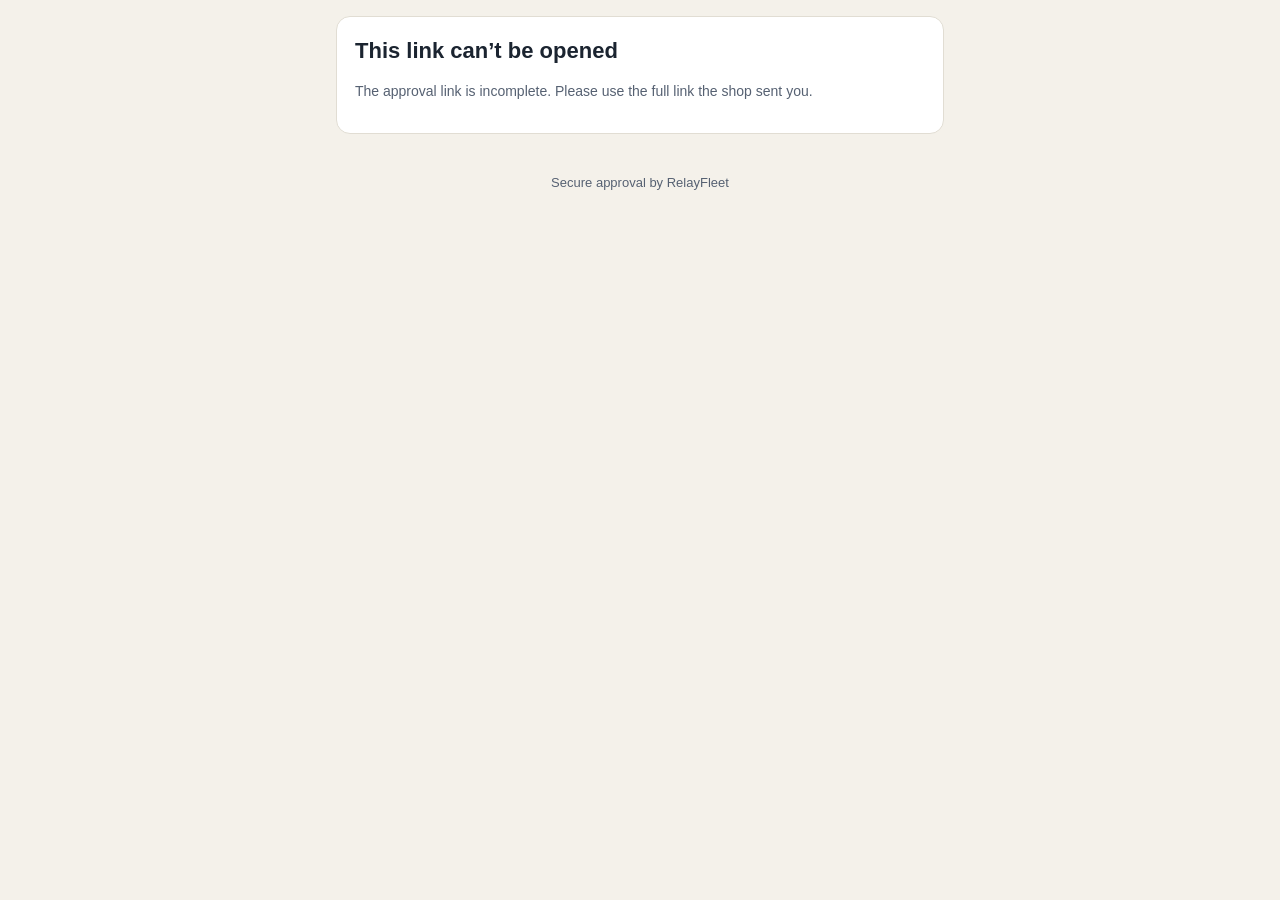
<file: approve.html>
<!DOCTYPE html>
<html lang="en">
<head>
<meta charset="utf-8">
<meta name="viewport" content="width=device-width, initial-scale=1, viewport-fit=cover">
<meta name="robots" content="noindex, nofollow">
<meta name="referrer" content="no-referrer">
<title>Estimate approval · RelayFleet</title>
<style>
  :root{ --ink:#1B2430; --soft:#566172; --line:#E1DDD3; --bg:#F4F1EA; --card:#FFFFFF; --accent:#0E6273; --ok:#177A50; --bad:#B42318; --warn:#8A5A00; }
  *{ box-sizing:border-box; }
  body{ margin:0; background:var(--bg); color:var(--ink); font:16px/1.45 -apple-system, "Segoe UI", Roboto, Inter, Arial, sans-serif;
        padding:env(safe-area-inset-top,0) 0 env(safe-area-inset-bottom,0); }
  main{ max-width:640px; margin:0 auto; padding:16px; }
  .card{ background:var(--card); border:1px solid var(--line); border-radius:14px; padding:18px; margin-bottom:14px; }
  .shop{ display:flex; gap:14px; align-items:center; }
  .shop img{ width:52px; height:52px; object-fit:contain; border-radius:10px; background:#fff; }
  .shop h1{ font-size:19px; margin:0; }
  .meta{ color:var(--soft); font-size:14px; }
  h2{ font-size:22px; margin:0 0 4px; }
  .line{ display:flex; gap:12px; align-items:flex-start; padding:12px 0; border-top:1px solid var(--line); }
  .line:first-child{ border-top:0; }
  .line input{ width:24px; height:24px; margin-top:2px; accent-color:var(--accent); flex:none; }
  .line .desc{ flex:1; min-width:0; overflow-wrap:anywhere; }
  .line .amt{ font-weight:700; white-space:nowrap; }
  .line.off .desc, .line.off .amt{ color:#9AA1AC; text-decoration:line-through; }
  .tag{ display:inline-block; font-size:12px; font-weight:700; color:var(--soft); background:#EFEDE7; border-radius:999px; padding:1px 8px; margin-right:6px; }
  .totals div{ display:flex; justify-content:space-between; padding:4px 0; }
  .totals .grand{ font-size:20px; font-weight:800; border-top:2px solid var(--ink); margin-top:6px; padding-top:10px; }
  label.f{ display:block; font-weight:600; font-size:14px; margin:12px 0 6px; }
  input.t, textarea{ width:100%; font:inherit; padding:12px; border:1px solid var(--line); border-radius:10px; background:#FBFAF7; color:var(--ink); }
  canvas{ width:100%; height:150px; border:1px dashed #B9B3A6; border-radius:10px; background:#FBFAF7; touch-action:none; display:block; }
  .row{ display:flex; gap:10px; flex-wrap:wrap; margin-top:14px; }
  button{ font:inherit; font-weight:700; border-radius:12px; min-height:52px; padding:12px 16px; cursor:pointer; border:1px solid var(--line); background:#fff; color:var(--ink); }
  button.primary{ background:var(--ok); border-color:var(--ok); color:#fff; flex:1 1 100%; font-size:17px; }
  button.danger{ color:var(--bad); flex:1; }
  button.plain{ flex:1; }
  button.link{ min-height:0; padding:4px 0; border:0; background:none; color:var(--accent); font-weight:600; }
  button:disabled{ opacity:.55; cursor:default; }
  .err{ color:var(--bad); font-weight:600; min-height:1.2em; }
  .banner{ border-radius:12px; padding:14px 16px; font-weight:600; }
  .banner.ok{ background:#E7F5EF; color:var(--ok); } .banner.bad{ background:#FDE2DE; color:var(--bad); } .banner.warn{ background:#FFF4D6; color:var(--warn); }
  .contact a{ color:var(--accent); font-weight:600; text-decoration:none; margin-right:16px; display:inline-block; padding:6px 0; }
  .hidden{ display:none !important; }
  footer{ text-align:center; color:var(--soft); font-size:13px; padding:10px 0 30px; }
</style>
</head>
<body>
<main id="app"><div class="card">Loading your estimate…</div></main>
<footer>Secure approval by RelayFleet</footer>
<script src="vendor-supabase-2.119.0.js"></script>
<script>
(function(){
  const SUPABASE_URL = 'https://okcogufppsubntrchfuf.supabase.co';
  const SUPABASE_KEY = 'sb_publishable_Z8qgdFjVetqSOfmZKhxkpQ_XX2tYHDp';
  const TYPES = { labor:'Labor', part:'Part', fee:'Fee', mileage:'Mileage', other:'' };
  const TERMS = { due_on_receipt:'Due on receipt', net_15:'Net 15', net_30:'Net 30', net_45:'Net 45', net_60:'Net 60' };
  const app = document.getElementById('app');
  const token = new URLSearchParams(location.search).get('t') || '';
  let sb = null, data = null, sigDirty = false;

  // Build elements with textContent only, so nothing from the database can run as code.
  function el(tag, attrs, ...kids){
    const n = document.createElement(tag);
    Object.entries(attrs || {}).forEach(([k, v]) => { if(k === 'class') n.className = v; else if(k === 'text') n.textContent = v; else n.setAttribute(k, v); });
    kids.flat().forEach(k => { if(k != null) n.append(k.nodeType ? k : document.createTextNode(String(k))); });
    return n;
  }
  const money = n => '$' + (Math.round(Number(n || 0) * 100) / 100).toFixed(2);
  const fmt = d => d ? new Date(d).toLocaleString(undefined, { month:'short', day:'numeric', year:'numeric', hour:'numeric', minute:'2-digit' }) : '';
  function totals(lines, rate, discount, declined){
    const live = lines.filter(l => !declined.has(l.id));
    const sub = live.reduce((s, l) => s + Number(l.quantity) * Number(l.unit_price), 0);
    const txb = live.filter(l => l.taxable).reduce((s, l) => s + Number(l.quantity) * Number(l.unit_price), 0);
    const disc = Math.min(Number(discount) || 0, sub);
    const tax = Math.round(Math.max(txb - (sub > 0 ? disc * txb / sub : 0), 0) * Number(rate || 0)) / 100;
    return { sub, disc, tax: Math.round(tax * 100) / 100, total: Math.round((sub - disc) * 100) / 100 + Math.round(tax * 100) / 100 };
  }
  function fail(msg){ app.replaceChildren(el('div', { class:'card' }, el('h2', { text:'This link can’t be opened' }), el('p', { class:'meta', text: msg }))); }

  async function load(){
    if(!/^[0-9a-f-]{36}$/i.test(token)) return fail('The approval link is incomplete. Please use the full link the shop sent you.');
    try{ sb = window.supabase.createClient(SUPABASE_URL, SUPABASE_KEY, { auth:{ persistSession:false } }); }
    catch(e){ return fail('Please check your internet connection and try again.'); }
    const { data: d, error } = await sb.rpc('get_estimate_for_approval', { p_token: token });
    if(error) return fail('Please check your internet connection and try again.');
    if(!d) return fail('This estimate is no longer available. It may have been revised — please ask the shop for the latest link.');
    data = d; render();
  }

  function shopCard(){
    const s = data.shop || {};
    const logo = s.logo_path ? el('img', { src: SUPABASE_URL + '/storage/v1/object/public/shop-logos/' + encodeURI(s.logo_path), alt:'' }) : null;
    const contact = el('div', { class:'contact' },
      s.phone ? el('a', { href:'tel:' + String(s.phone).replace(/[^\d+]/g, ''), text:'Call ' + s.phone }) : null,
      s.email ? el('a', { href:'mailto:' + s.email, text:'Email the shop' }) : null);
    return el('div', { class:'card' }, el('div', { class:'shop' }, logo, el('div', {}, el('h1', { text: s.name || 'Your service shop' }), s.address ? el('div', { class:'meta', text: s.address }) : null)), contact);
  }

  function render(){
    const e = data.estimate, lines = data.lines || [], job = data.job || {};
    const head = el('div', { class:'card' },
      el('div', { class:'meta', text: 'Estimate ' + (e.doc_number || '#' + e.id) + (job.ro_number ? ' · ' + job.ro_number : '') + ' · ' + new Date(e.created_at).toLocaleDateString() }),
      el('h2', { text: e.customer_name + (e.unit_number ? ' — Unit ' + e.unit_number : '') }),
      job.complaint ? el('div', { class:'meta', text: 'Reported problem: ' + job.complaint }) : null,
      e.po_number ? el('div', { class:'meta', text: 'PO ' + e.po_number }) : null,
      e.payment_terms ? el('div', { class:'meta', text: 'Terms: ' + (TERMS[e.payment_terms] || e.payment_terms) }) : null);
    const answered = e.status !== 'sent';
    const declined = new Set(lines.filter(l => l.customer_decision === 'declined').map(l => l.id));
    const list = el('div', { class:'card' });
    const totalsBox = el('div', { class:'card totals' });
    function drawTotals(){
      const t = totals(lines, e.tax_rate, e.discount_amount, declined);
      // replaceChildren would print an empty entry as the word "null", so drop empties first.
      totalsBox.replaceChildren(...[
        el('div', {}, el('span', { text:'Subtotal' }), el('b', { text: money(t.sub) })),
        t.disc ? el('div', {}, el('span', { text:'Discount' }), el('b', { text: '−' + money(t.disc) })) : null,
        el('div', {}, el('span', { text: 'Tax (' + Number(e.tax_rate) + '%)' }), el('b', { text: money(t.tax) })),
        el('div', { class:'grand' }, el('span', { text: answered ? 'Total' : 'Total you approve' }), el('b', { text: money(t.total) }))].filter(Boolean));
      const btn = document.getElementById('approveBtn');
      if(btn){ const n = lines.length - declined.size; btn.textContent = 'Approve ' + n + ' item' + (n === 1 ? '' : 's') + ' · ' + money(t.total); btn.disabled = n === 0; }
    }
    lines.forEach(l => {
      const row = el('div', { class:'line' + (declined.has(l.id) ? ' off' : '') });
      if(!answered){
        const cb = el('input', { type:'checkbox', 'aria-label':'Approve ' + l.description });
        cb.checked = true;
        cb.onchange = () => { if(cb.checked) declined.delete(l.id); else declined.add(l.id); row.classList.toggle('off', !cb.checked); drawTotals(); };
        row.append(cb);
      }
      row.append(el('div', { class:'desc' }, TYPES[l.item_type] ? el('span', { class:'tag', text: TYPES[l.item_type] }) : null, l.description,
                    el('div', { class:'meta', text: Number(l.quantity) + ' × ' + money(l.unit_price) + (l.taxable ? ' · taxable' : '') })),
                 el('div', { class:'amt', text: money(Number(l.quantity) * Number(l.unit_price)) }));
      list.append(row);
    });
    if(!answered) list.prepend(el('p', { class:'meta', text:'Untick anything you don’t want done. The total updates.' }));
    const parts = [shopCard(), head, list, totalsBox];
    if(e.notes) parts.push(el('div', { class:'card' }, el('b', { text:'Note from the shop' }), el('p', { text: e.notes })));
    if(answered) parts.push(statusCard(e)); else parts.push(decisionCard());
    app.replaceChildren(...parts.filter(Boolean));
    drawTotals();
    if(!answered) wireDecision(declined);
  }

  function statusCard(e){
    if(e.status === 'approved') return el('div', { class:'banner ok', text: 'Approved by ' + e.approved_by_name + ' on ' + fmt(e.responded_at) + ' · ' + money(e.approved_amount) + '. Thank you — the shop has been notified.' });
    if(e.status === 'declined') return el('div', { class:'banner bad', text: 'Declined by ' + e.approved_by_name + ' on ' + fmt(e.responded_at) + '. Contact the shop if you change your mind.' });
    return el('div', { class:'banner warn', text: 'Changes requested by ' + e.approved_by_name + ' on ' + fmt(e.responded_at) + '. The shop will send an updated estimate.' });
  }

  function decisionCard(){
    return el('div', { class:'card' },
      el('label', { class:'f', for:'nm', text:'Your full name' }), el('input', { class:'t', id:'nm', autocomplete:'name', maxlength:'120', placeholder:'First and last name' }),
      el('label', { class:'f', text:'Sign here (optional)' }), el('canvas', { id:'sig', 'aria-label':'Signature pad' }),
      el('button', { type:'button', class:'link', id:'sigClear', text:'Clear signature' }),
      el('div', { id:'changesBox', class:'hidden' }, el('label', { class:'f', for:'note', text:'What should the shop change?' }), el('textarea', { id:'note', rows:'3', maxlength:'2000' })),
      el('p', { class:'err', id:'err' }),
      el('div', { class:'row' },
        el('button', { type:'button', class:'primary', id:'approveBtn', text:'Approve' }),
        el('button', { type:'button', class:'plain', id:'changesBtn', text:'Request changes' }),
        el('button', { type:'button', class:'danger', id:'declineBtn', text:'Decline' })),
      el('p', { class:'meta', text:'By approving, you authorize the shop to do the checked work at the prices shown. Your name, the time, and your device are recorded.' }));
  }

  function setupSignature(){
    const c = document.getElementById('sig'), ctx = c.getContext && c.getContext('2d');
    if(!ctx){   // browsers that can't draw: skip the signature, the typed name is enough
      c.previousElementSibling.classList.add('hidden'); c.classList.add('hidden'); document.getElementById('sigClear').classList.add('hidden'); return;
    }
    function size(){ const r = c.getBoundingClientRect(), dpr = Math.min(window.devicePixelRatio || 1, 2); c.width = r.width * dpr; c.height = r.height * dpr; ctx.scale(dpr, dpr); ctx.lineWidth = 2.2; ctx.lineCap = 'round'; ctx.strokeStyle = '#1B2430'; sigDirty = false; }
    size();
    let drawing = false;
    const pos = ev => { const r = c.getBoundingClientRect(); return [ev.clientX - r.left, ev.clientY - r.top]; };
    c.addEventListener('pointerdown', ev => { drawing = true; c.setPointerCapture(ev.pointerId); ctx.beginPath(); ctx.moveTo(...pos(ev)); });
    c.addEventListener('pointermove', ev => { if(!drawing) return; ctx.lineTo(...pos(ev)); ctx.stroke(); sigDirty = true; });
    ['pointerup','pointercancel'].forEach(t => c.addEventListener(t, () => { drawing = false; }));
    document.getElementById('sigClear').onclick = () => { ctx.clearRect(0, 0, c.width, c.height); sigDirty = false; };
  }
  function signatureData(){
    if(!sigDirty) return null;
    const src = document.getElementById('sig'), w = 600, h = Math.round(src.height * 600 / src.width);
    const c = document.createElement('canvas'); c.width = w; c.height = h;
    c.getContext('2d').drawImage(src, 0, 0, w, h);
    return c.toDataURL('image/png');
  }

  function wireDecision(declined){
    setupSignature();
    const err = document.getElementById('err');
    const busy = on => ['approveBtn','changesBtn','declineBtn'].forEach(id => document.getElementById(id).disabled = on);
    async function send(action){
      err.textContent = '';
      const name = document.getElementById('nm').value.trim();
      const note = document.getElementById('note').value.trim();
      if(name.length < 2){ err.textContent = 'Please type your full name.'; document.getElementById('nm').focus(); return; }
      if(action === 'changes' && note.length < 3){ err.textContent = 'Please describe the changes you need.'; document.getElementById('note').focus(); return; }
      if(action === 'decline' && !confirm('Decline the whole estimate?')) return;
      busy(true);
      const { error } = await sb.rpc('respond_to_estimate', { p_token: token, p_action: action, p_name: name, p_note: note || null,
        p_signature: action === 'approve' ? signatureData() : null, p_declined_items: [...declined] });
      if(error){ busy(false); err.textContent = error.message || 'Something went wrong. Please try again.'; return; }
      await load();
      window.scrollTo(0, document.body.scrollHeight);
    }
    document.getElementById('approveBtn').onclick = () => send('approve');
    document.getElementById('declineBtn').onclick = () => send('decline');
    document.getElementById('changesBtn').onclick = () => {
      const box = document.getElementById('changesBox');
      if(box.classList.contains('hidden')){ box.classList.remove('hidden'); document.getElementById('note').focus(); document.getElementById('changesBtn').textContent = 'Send change request'; }
      else send('changes');
    };
  }

  load();
})();
</script>
</body>
</html>
</file>
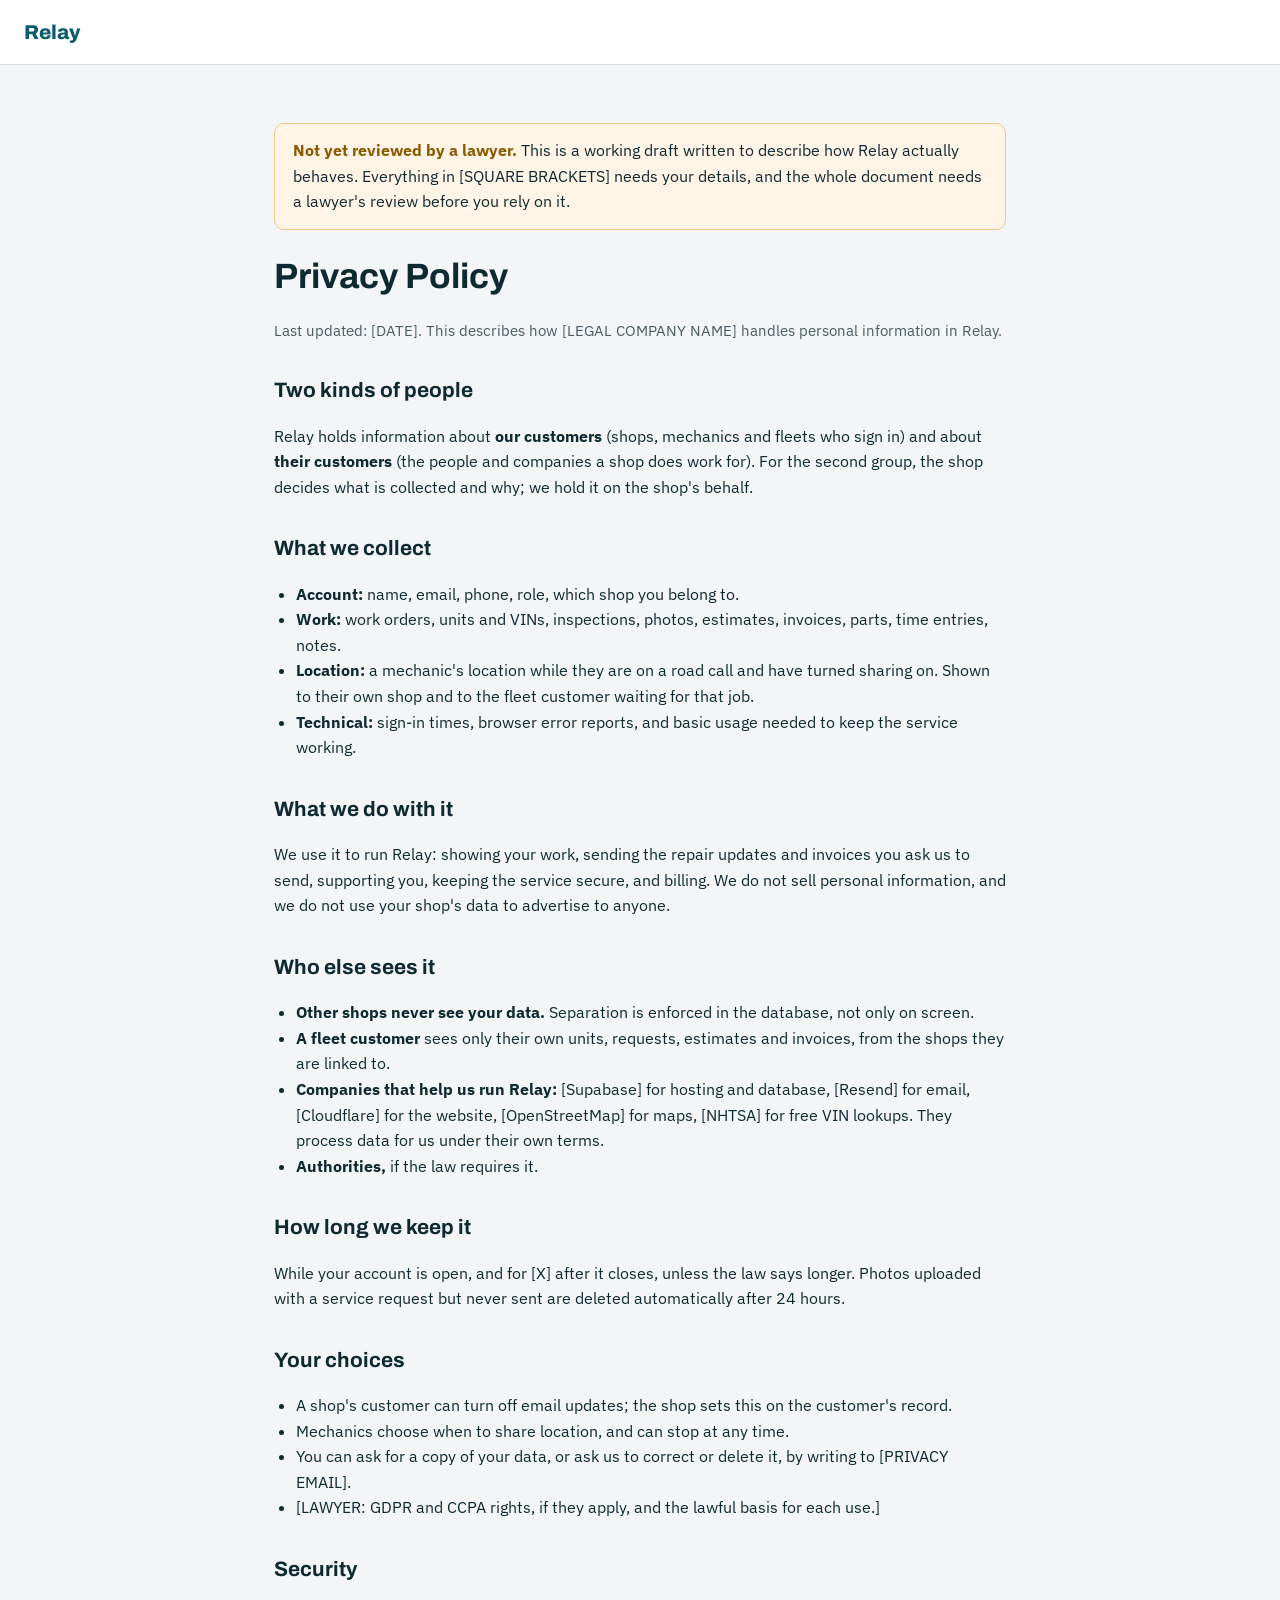
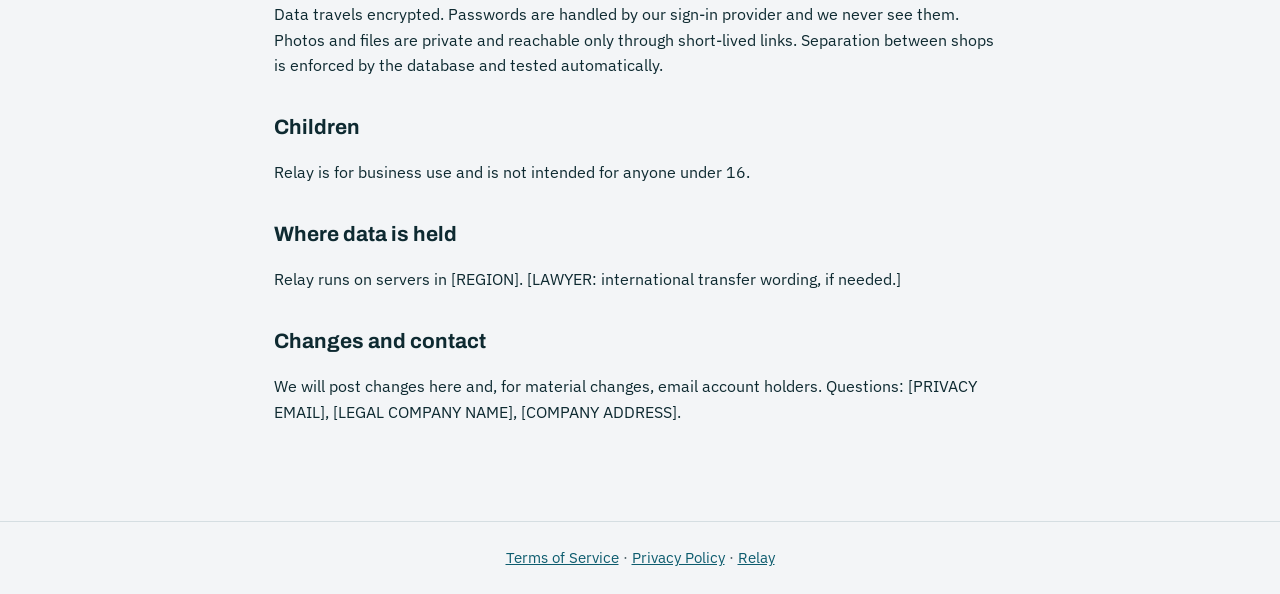
<file: privacy.html>
<!doctype html>
<html lang="en">
<head>
<meta charset="utf-8">
<meta name="viewport" content="width=device-width, initial-scale=1">
<title>Privacy Policy · Relay</title>
<link rel="icon" href="/icon-192.png">
<link rel="stylesheet" href="https://fonts.googleapis.com/css2?family=Archivo:wght@600;800&family=IBM+Plex+Sans:wght@400;600;700&display=swap">
<style>
  :root{ --ink:#0E2A31; --soft:#4A5B62; --line:#D5DEE2; --bg:#F3F5F7; --teal:#0D5C6E; }
  *{ box-sizing:border-box; }
  body{ margin:0; background:var(--bg); color:var(--ink); font-family:'IBM Plex Sans',Arial,sans-serif; line-height:1.6; }
  header{ background:#fff; border-bottom:1px solid var(--line); padding:16px 24px; }
  header a{ color:var(--teal); font-weight:800; text-decoration:none; font-family:'Archivo',sans-serif; font-size:1.25rem; }
  main{ max-width:780px; margin:0 auto; padding:40px 24px 80px; }
  h1{ font-family:'Archivo',sans-serif; font-size:2.2rem; margin:0 0 8px; }
  h2{ font-family:'Archivo',sans-serif; font-size:1.3rem; margin:32px 0 8px; }
  .meta{ color:var(--soft); font-size:.92rem; }
  .todo{ background:#FFF4E5; border:1px solid #F0C68A; border-radius:10px; padding:14px 18px; margin:18px 0; }
  .todo b{ color:#8A5A00; }
  footer{ border-top:1px solid var(--line); padding:24px; text-align:center; }
  footer a{ color:var(--teal); }
  ul{ padding-left:22px; }
</style>
</head>
<body>
<header><a href="/">Relay</a></header>
<main>
<div class="todo"><b>Not yet reviewed by a lawyer.</b> This is a working draft written to describe how Relay actually behaves. Everything in [SQUARE BRACKETS] needs your details, and the whole document needs a lawyer's review before you rely on it.</div><h1>Privacy Policy</h1>
<p class="meta">Last updated: [DATE]. This describes how [LEGAL COMPANY NAME] handles personal information in Relay.</p>

<h2>Two kinds of people</h2>
<p>Relay holds information about <b>our customers</b> (shops, mechanics and fleets who sign in) and about <b>their customers</b> (the people and companies a shop does work for). For the second group, the shop decides what is collected and why; we hold it on the shop's behalf.</p>

<h2>What we collect</h2>
<ul>
<li><b>Account:</b> name, email, phone, role, which shop you belong to.</li>
<li><b>Work:</b> work orders, units and VINs, inspections, photos, estimates, invoices, parts, time entries, notes.</li>
<li><b>Location:</b> a mechanic's location while they are on a road call and have turned sharing on. Shown to their own shop and to the fleet customer waiting for that job.</li>
<li><b>Technical:</b> sign-in times, browser error reports, and basic usage needed to keep the service working.</li>
</ul>

<h2>What we do with it</h2>
<p>We use it to run Relay: showing your work, sending the repair updates and invoices you ask us to send, supporting you, keeping the service secure, and billing. We do not sell personal information, and we do not use your shop's data to advertise to anyone.</p>

<h2>Who else sees it</h2>
<ul>
<li><b>Other shops never see your data.</b> Separation is enforced in the database, not only on screen.</li>
<li><b>A fleet customer</b> sees only their own units, requests, estimates and invoices, from the shops they are linked to.</li>
<li><b>Companies that help us run Relay:</b> [Supabase] for hosting and database, [Resend] for email, [Cloudflare] for the website, [OpenStreetMap] for maps, [NHTSA] for free VIN lookups. They process data for us under their own terms.</li>
<li><b>Authorities,</b> if the law requires it.</li>
</ul>

<h2>How long we keep it</h2>
<p>While your account is open, and for [X] after it closes, unless the law says longer. Photos uploaded with a service request but never sent are deleted automatically after 24 hours.</p>

<h2>Your choices</h2>
<ul>
<li>A shop's customer can turn off email updates; the shop sets this on the customer's record.</li>
<li>Mechanics choose when to share location, and can stop at any time.</li>
<li>You can ask for a copy of your data, or ask us to correct or delete it, by writing to [PRIVACY EMAIL].</li>
<li>[LAWYER: GDPR and CCPA rights, if they apply, and the lawful basis for each use.]</li>
</ul>

<h2>Security</h2>
<p>Data travels encrypted. Passwords are handled by our sign-in provider and we never see them. Photos and files are private and reachable only through short-lived links. Separation between shops is enforced by the database and tested automatically.</p>

<h2>Children</h2>
<p>Relay is for business use and is not intended for anyone under 16.</p>

<h2>Where data is held</h2>
<p>Relay runs on servers in [REGION]. [LAWYER: international transfer wording, if needed.]</p>

<h2>Changes and contact</h2>
<p>We will post changes here and, for material changes, email account holders. Questions: [PRIVACY EMAIL], [LEGAL COMPANY NAME], [COMPANY ADDRESS].</p>
</main>
<footer class="meta"><a href="/terms.html">Terms of Service</a> · <a href="/privacy.html">Privacy Policy</a> · <a href="/">Relay</a></footer>
</body>
</html>
</file>
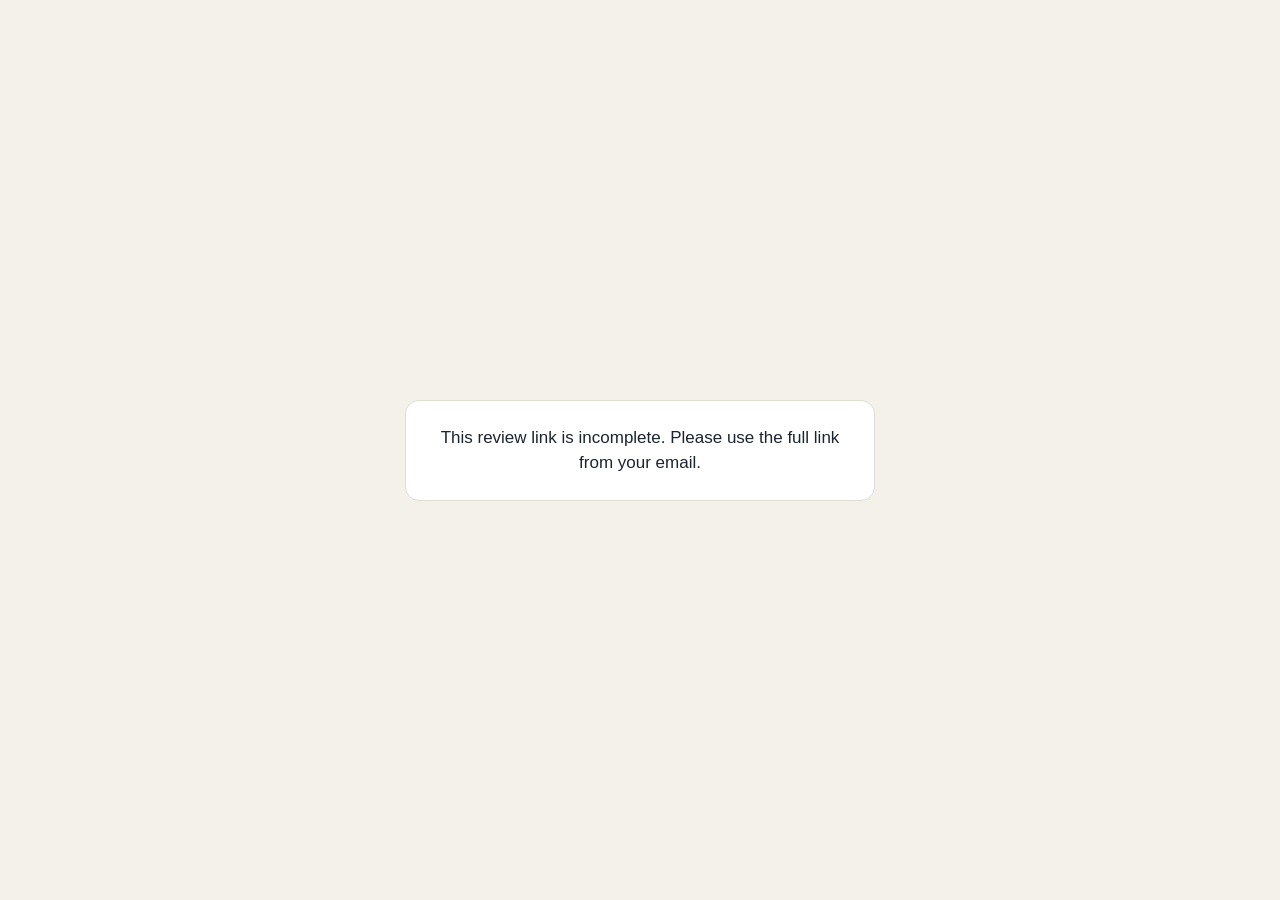
<file: review.html>
<!DOCTYPE html>
<html lang="en">
<head>
<meta charset="utf-8">
<meta name="viewport" content="width=device-width, initial-scale=1">
<meta name="robots" content="noindex, nofollow">
<meta name="referrer" content="no-referrer">
<title>Leave a review</title>
<style>
  body{ margin:0; min-height:100vh; display:flex; align-items:center; justify-content:center; background:#F4F1EA; color:#1B2430; font:17px/1.5 -apple-system, "Segoe UI", Roboto, Arial, sans-serif; padding:20px; box-sizing:border-box; }
  .card{ background:#fff; border:1px solid #E1DDD3; border-radius:14px; padding:24px; max-width:420px; text-align:center; }
  a{ color:#0E6273; font-weight:700; }
</style>
</head>
<body>
<div class="card" id="msg">Taking you to the review page…</div>
<script src="vendor-supabase-2.119.0.js"></script>
<script>
(async function(){
  const msg = document.getElementById('msg');
  const token = new URLSearchParams(location.search).get('t') || '';
  const show = (text) => { msg.textContent = text; };
  if(!/^[0-9a-f-]{36}$/i.test(token)){ show('This review link is incomplete. Please use the full link from your email.'); return; }
  try {
    const sb = window.supabase.createClient('https://okcogufppsubntrchfuf.supabase.co', 'sb_publishable_Z8qgdFjVetqSOfmZKhxkpQ_XX2tYHDp', { auth:{ persistSession:false } });
    const { data, error } = await sb.rpc('open_review', { p_token: token });
    // Only follow web links (never javascript: or other schemes).
    if(error || !data || !/^https?:\/\//i.test(data)){ show('This review link is no longer available. Thank you anyway!'); return; }
    msg.textContent = '';
    msg.append('Taking you to the review page… ', Object.assign(document.createElement('a'), { href: data, textContent: 'Continue' }));
    location.replace(data);
  } catch(e){ show('Please check your connection and try again.'); }
})();
</script>
</body>
</html>
</file>
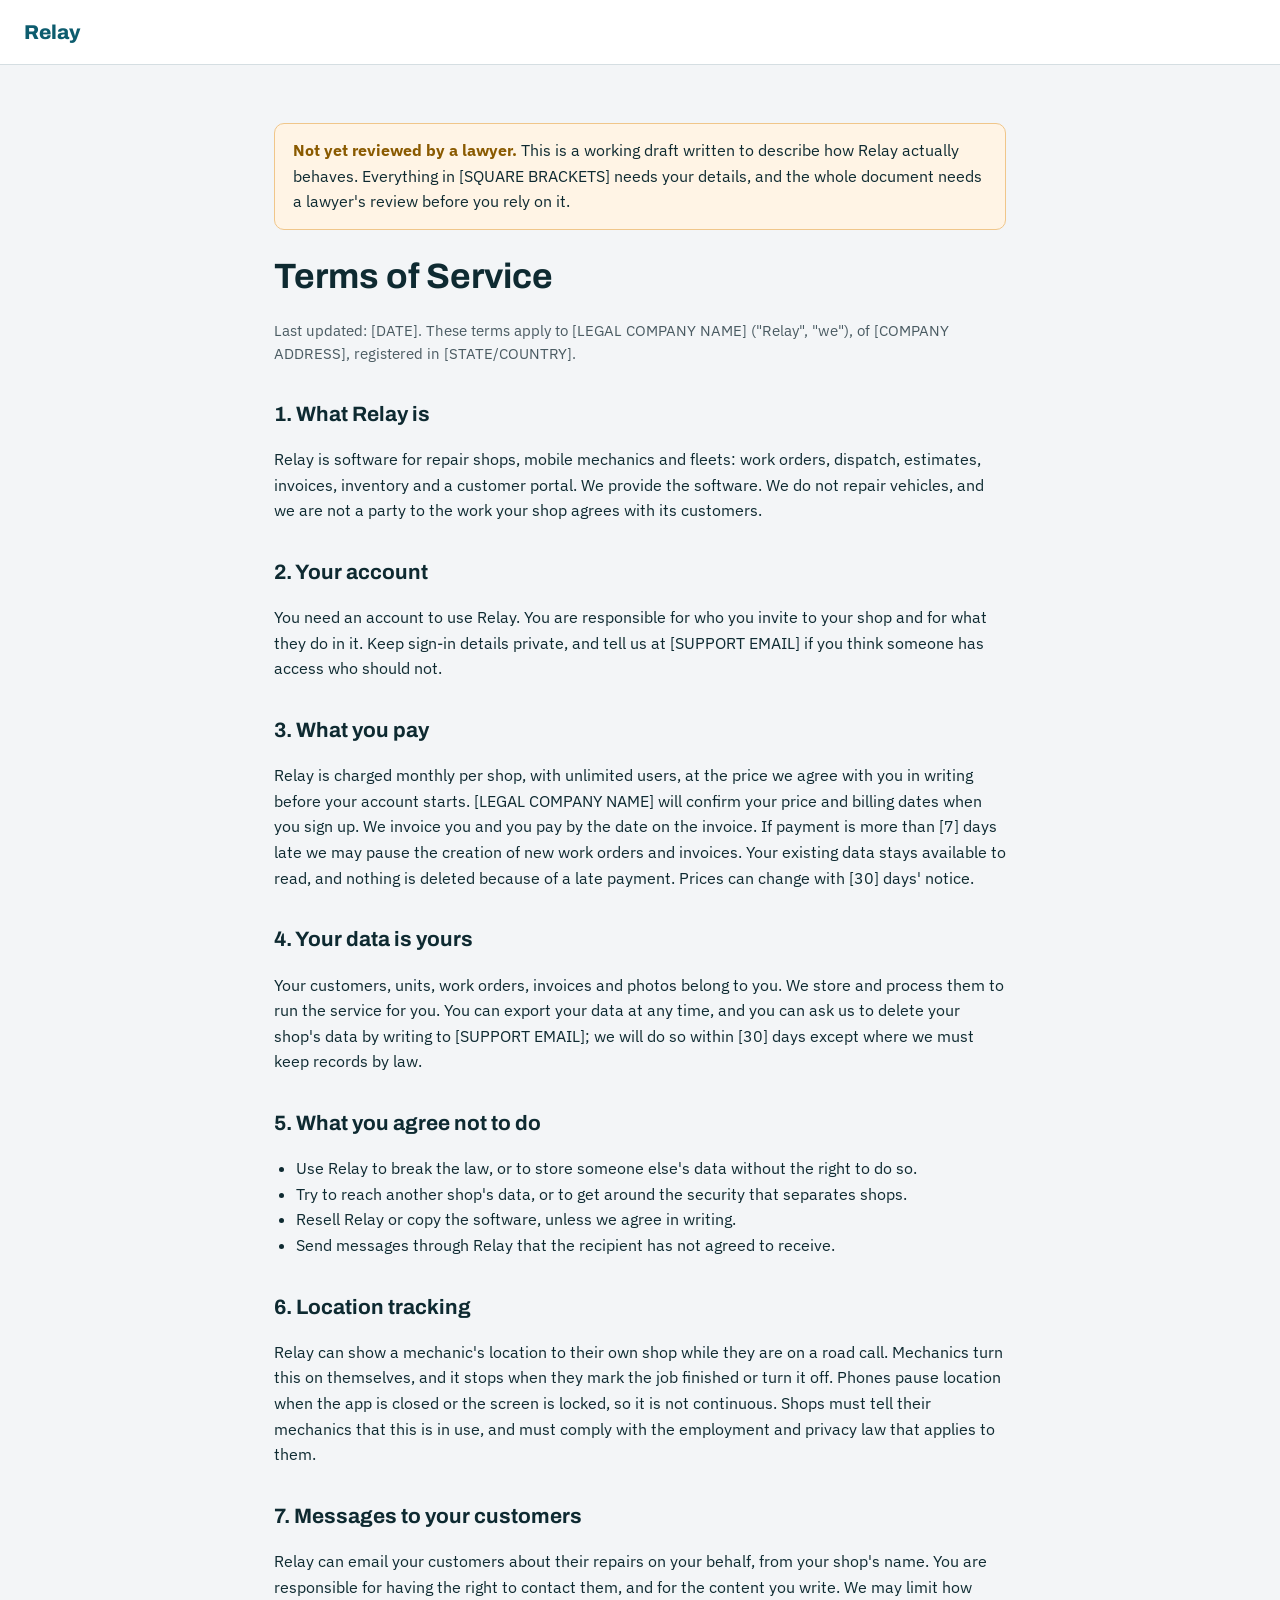
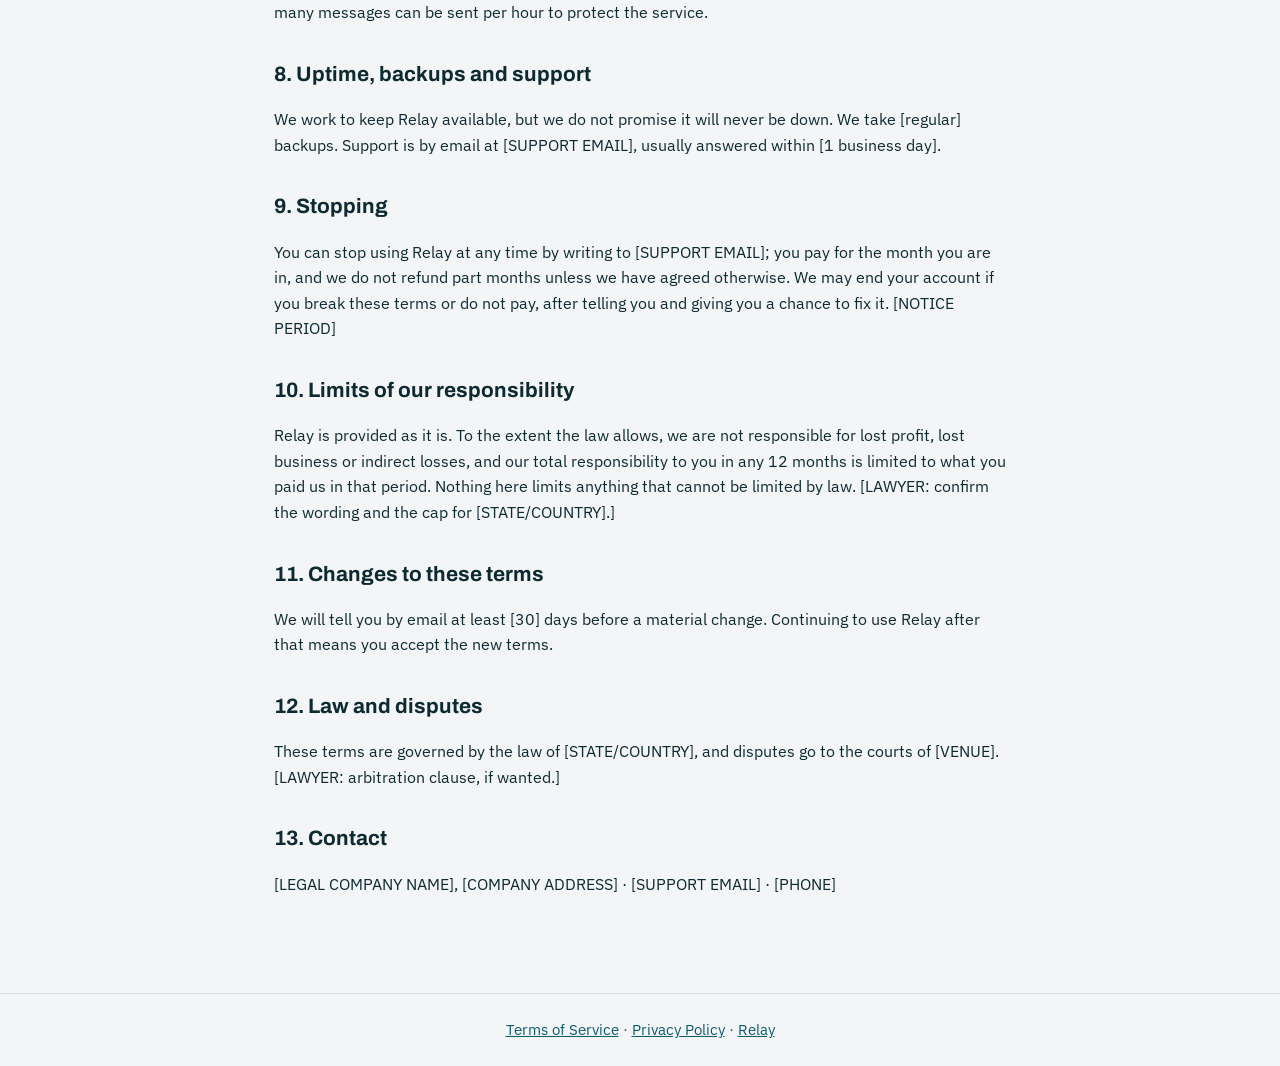
<file: terms.html>
<!doctype html>
<html lang="en">
<head>
<meta charset="utf-8">
<meta name="viewport" content="width=device-width, initial-scale=1">
<title>Terms of Service · Relay</title>
<link rel="icon" href="/icon-192.png">
<link rel="stylesheet" href="https://fonts.googleapis.com/css2?family=Archivo:wght@600;800&family=IBM+Plex+Sans:wght@400;600;700&display=swap">
<style>
  :root{ --ink:#0E2A31; --soft:#4A5B62; --line:#D5DEE2; --bg:#F3F5F7; --teal:#0D5C6E; }
  *{ box-sizing:border-box; }
  body{ margin:0; background:var(--bg); color:var(--ink); font-family:'IBM Plex Sans',Arial,sans-serif; line-height:1.6; }
  header{ background:#fff; border-bottom:1px solid var(--line); padding:16px 24px; }
  header a{ color:var(--teal); font-weight:800; text-decoration:none; font-family:'Archivo',sans-serif; font-size:1.25rem; }
  main{ max-width:780px; margin:0 auto; padding:40px 24px 80px; }
  h1{ font-family:'Archivo',sans-serif; font-size:2.2rem; margin:0 0 8px; }
  h2{ font-family:'Archivo',sans-serif; font-size:1.3rem; margin:32px 0 8px; }
  .meta{ color:var(--soft); font-size:.92rem; }
  .todo{ background:#FFF4E5; border:1px solid #F0C68A; border-radius:10px; padding:14px 18px; margin:18px 0; }
  .todo b{ color:#8A5A00; }
  footer{ border-top:1px solid var(--line); padding:24px; text-align:center; }
  footer a{ color:var(--teal); }
  ul{ padding-left:22px; }
</style>
</head>
<body>
<header><a href="/">Relay</a></header>
<main>
<div class="todo"><b>Not yet reviewed by a lawyer.</b> This is a working draft written to describe how Relay actually behaves. Everything in [SQUARE BRACKETS] needs your details, and the whole document needs a lawyer's review before you rely on it.</div><h1>Terms of Service</h1>
<p class="meta">Last updated: [DATE]. These terms apply to [LEGAL COMPANY NAME] ("Relay", "we"), of [COMPANY ADDRESS], registered in [STATE/COUNTRY].</p>

<h2>1. What Relay is</h2>
<p>Relay is software for repair shops, mobile mechanics and fleets: work orders, dispatch, estimates, invoices, inventory and a customer portal. We provide the software. We do not repair vehicles, and we are not a party to the work your shop agrees with its customers.</p>

<h2>2. Your account</h2>
<p>You need an account to use Relay. You are responsible for who you invite to your shop and for what they do in it. Keep sign-in details private, and tell us at [SUPPORT EMAIL] if you think someone has access who should not.</p>

<h2>3. What you pay</h2>
<p>Relay is charged monthly per shop, with unlimited users, at the price we agree with you in writing before your account starts. [LEGAL COMPANY NAME] will confirm your price and billing dates when you sign up. We invoice you and you pay by the date on the invoice. If payment is more than [7] days late we may pause the creation of new work orders and invoices. Your existing data stays available to read, and nothing is deleted because of a late payment. Prices can change with [30] days' notice.</p>

<h2>4. Your data is yours</h2>
<p>Your customers, units, work orders, invoices and photos belong to you. We store and process them to run the service for you. You can export your data at any time, and you can ask us to delete your shop's data by writing to [SUPPORT EMAIL]; we will do so within [30] days except where we must keep records by law.</p>

<h2>5. What you agree not to do</h2>
<ul>
<li>Use Relay to break the law, or to store someone else's data without the right to do so.</li>
<li>Try to reach another shop's data, or to get around the security that separates shops.</li>
<li>Resell Relay or copy the software, unless we agree in writing.</li>
<li>Send messages through Relay that the recipient has not agreed to receive.</li>
</ul>

<h2>6. Location tracking</h2>
<p>Relay can show a mechanic's location to their own shop while they are on a road call. Mechanics turn this on themselves, and it stops when they mark the job finished or turn it off. Phones pause location when the app is closed or the screen is locked, so it is not continuous. Shops must tell their mechanics that this is in use, and must comply with the employment and privacy law that applies to them.</p>

<h2>7. Messages to your customers</h2>
<p>Relay can email your customers about their repairs on your behalf, from your shop's name. You are responsible for having the right to contact them, and for the content you write. We may limit how many messages can be sent per hour to protect the service.</p>

<h2>8. Uptime, backups and support</h2>
<p>We work to keep Relay available, but we do not promise it will never be down. We take [regular] backups. Support is by email at [SUPPORT EMAIL], usually answered within [1 business day].</p>

<h2>9. Stopping</h2>
<p>You can stop using Relay at any time by writing to [SUPPORT EMAIL]; you pay for the month you are in, and we do not refund part months unless we have agreed otherwise. We may end your account if you break these terms or do not pay, after telling you and giving you a chance to fix it. [NOTICE PERIOD]</p>

<h2>10. Limits of our responsibility</h2>
<p>Relay is provided as it is. To the extent the law allows, we are not responsible for lost profit, lost business or indirect losses, and our total responsibility to you in any 12 months is limited to what you paid us in that period. Nothing here limits anything that cannot be limited by law. [LAWYER: confirm the wording and the cap for [STATE/COUNTRY].]</p>

<h2>11. Changes to these terms</h2>
<p>We will tell you by email at least [30] days before a material change. Continuing to use Relay after that means you accept the new terms.</p>

<h2>12. Law and disputes</h2>
<p>These terms are governed by the law of [STATE/COUNTRY], and disputes go to the courts of [VENUE]. [LAWYER: arbitration clause, if wanted.]</p>

<h2>13. Contact</h2>
<p>[LEGAL COMPANY NAME], [COMPANY ADDRESS] · [SUPPORT EMAIL] · [PHONE]</p>
</main>
<footer class="meta"><a href="/terms.html">Terms of Service</a> · <a href="/privacy.html">Privacy Policy</a> · <a href="/">Relay</a></footer>
</body>
</html>
</file>
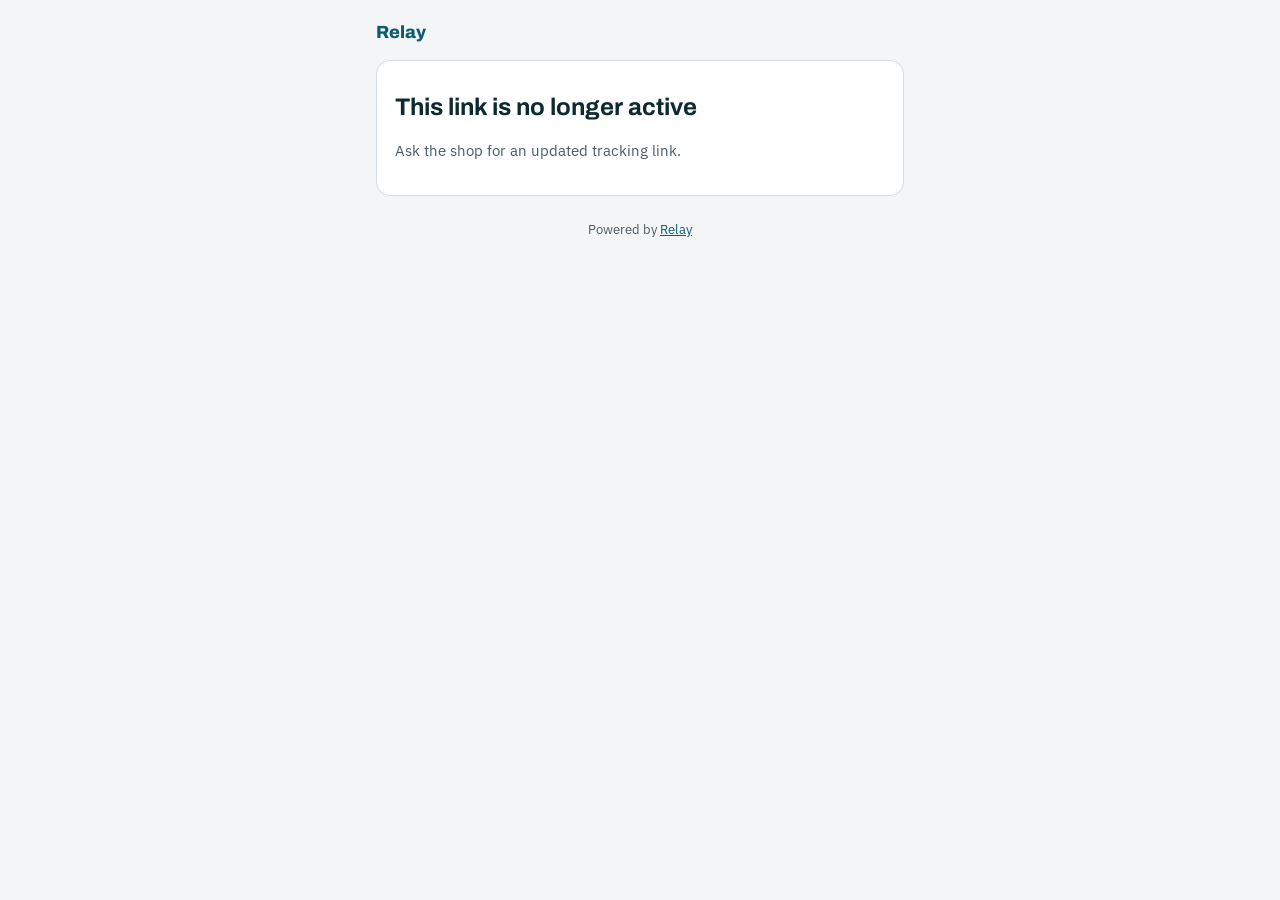
<file: track.html>
<!doctype html>
<html lang="en">
<head>
<meta charset="utf-8">
<meta name="viewport" content="width=device-width, initial-scale=1, viewport-fit=cover">
<meta name="robots" content="noindex">
<title>Track your repair · Relay</title>
<link rel="icon" href="icon-192.png">
<link rel="stylesheet" href="vendor-leaflet-1.9.4.css">
<link rel="stylesheet" href="https://fonts.googleapis.com/css2?family=Archivo:wght@600;800&family=IBM+Plex+Sans:wght@400;600;700&display=swap">
<style>
  :root{ --ink:#0E2A31; --soft:#4A5B62; --line:#D5DEE2; --bg:#F3F5F7; --teal:#0D5C6E; --green:#2f8f5b; --amber:#B7791F; }
  *{ box-sizing:border-box; }
  body{ margin:0; background:var(--bg); color:var(--ink); font-family:'IBM Plex Sans',Arial,sans-serif; line-height:1.5; padding:env(safe-area-inset-top,0px) 0 env(safe-area-inset-bottom,0px); }
  main{ max-width:560px; margin:0 auto; padding:20px 16px 48px; }
  .brand{ font-family:'Archivo',sans-serif; font-weight:800; color:var(--teal); font-size:1.1rem; }
  .card{ background:#fff; border:1px solid var(--line); border-radius:14px; padding:18px; margin-top:14px; }
  h1{ font-family:'Archivo',sans-serif; font-size:1.5rem; margin:10px 0 4px; }
  .meta{ color:var(--soft); font-size:.92rem; }
  .status{ font-size:1.25rem; font-weight:700; margin:6px 0 2px; }
  .steps{ list-style:none; padding:0; margin:14px 0 0; }
  .steps li{ display:flex; gap:12px; align-items:center; padding:9px 0; border-top:1px solid var(--line); color:var(--soft); }
  .steps li:first-child{ border-top:none; }
  .dot{ width:14px; height:14px; border-radius:50%; border:2px solid var(--line); flex:none; }
  .steps li.done .dot{ background:var(--green); border-color:var(--green); }
  .steps li.now{ color:var(--ink); font-weight:700; }
  .steps li.now .dot{ background:var(--teal); border-color:var(--teal); box-shadow:0 0 0 4px rgba(13,92,110,.15); }
  #map{ height:260px; border-radius:12px; margin-top:12px; border:1px solid var(--line); }
  .live{ display:inline-flex; align-items:center; gap:6px; font-size:.85rem; color:var(--green); font-weight:700; }
  .live::before{ content:''; width:8px; height:8px; border-radius:50%; background:var(--green); }
  .btn{ display:inline-block; margin-top:14px; min-height:48px; padding:12px 18px; border-radius:10px; background:var(--teal); color:#fff; font-weight:700; text-decoration:none; text-align:center; border:none; font:inherit; cursor:pointer; }
  .note{ font-size:.85rem; color:var(--soft); margin-top:14px; }
  .hidden{ display:none !important; }
  footer{ text-align:center; color:var(--soft); font-size:.8rem; margin-top:24px; }
  footer a{ color:var(--teal); }
</style>
</head>
<body>
<main>
  <div class="brand">Relay</div>
  <div id="loading" class="card meta">Loading your repair…</div>
  <div id="gone" class="card hidden">
    <h1>This link is no longer active</h1>
    <p class="meta">Ask the shop for an updated tracking link.</p>
  </div>
  <div id="view" class="hidden">
    <div class="card">
      <div class="meta" id="shop"></div>
      <h1 id="vehicle"></h1>
      <div class="meta" id="wo"></div>
      <div class="status" id="statusText"></div>
      <div class="meta" id="techLine"></div>
      <ol class="steps" id="steps"></ol>
    </div>
    <div class="card hidden" id="mapCard">
      <div class="live" id="liveText">Live location</div>
      <div id="map"></div>
      <div class="note" id="mapNote"></div>
    </div>
    <div class="card hidden" id="estCard">
      <div class="status" style="font-size:1.05rem">Your estimate is ready</div>
      <p class="meta">Review the estimate and approve or ask for changes.</p>
      <a class="btn" id="estBtn" href="#">Review estimate</a>
    </div>
    <p class="note" id="privacy"></p>
  </div>
  <footer>Powered by <a href="https://relayfleet.us">Relay</a></footer>
</main>

<script src="vendor-leaflet-1.9.4.js"></script>
<script src="vendor-supabase-2.119.0.js"></script>
<script>
(function(){
  const SUPABASE_URL = 'https://okcogufppsubntrchfuf.supabase.co';
  const SUPABASE_KEY = 'sb_publishable_Z8qgdFjVetqSOfmZKhxkpQ_XX2tYHDp';
  const token = new URLSearchParams(location.search).get('t');
  const $ = id => document.getElementById(id);
  const esc = s => String(s == null ? '' : s).replace(/[&<>"']/g, c => ({ '&':'&amp;', '<':'&lt;', '>':'&gt;', '"':'&quot;', "'":'&#39;' }[c]));
  // the steps a customer follows, in order; mobile jobs include the drive
  const MOBILE = [['assigned','Technician assigned'],['en_route','Technician on the way'],['on_site','Technician on site'],['repairing','Repair in progress'],['complete','Completed']];
  const SHOP_SIDE = [['assigned','Assigned'],['diagnosing','Diagnosis'],['repairing','Repair in progress'],['quality_control','Quality check'],['complete','Completed']];
  const LABEL = { new:'Received', estimate:'Estimate being prepared', approval:'Waiting for your approval', assigned:'Assigned', en_route:'Technician on the way', on_site:'Technician on site',
    diagnosing:'Diagnosing', repairing:'Repair in progress', quality_control:'Quality check', waiting_parts:'Waiting for parts', complete:'Completed', invoiced:'Completed', paid:'Completed', cancelled:'Cancelled' };
  const ORDER = ['new','estimate','approval','assigned','en_route','on_site','diagnosing','repairing','quality_control','waiting_parts','complete'];
  // which stage each status is in, for each kind of job (stage index in the lists above)
  const STAGE_MOBILE = { new:0, estimate:0, approval:0, assigned:0, en_route:1, on_site:2, diagnosing:3, repairing:3, quality_control:3, waiting_parts:3, complete:4, invoiced:4, paid:4 };
  const STAGE_SHOP = { new:0, estimate:0, approval:0, assigned:0, diagnosing:1, repairing:2, waiting_parts:2, quality_control:3, complete:4, invoiced:4, paid:4 };
  let map = null, marker = null, timer = null;

  function ago(ts){ const s = Math.max(0, Math.round((Date.now() - new Date(ts).getTime()) / 1000)); return s < 60 ? s + ' seconds ago' : Math.round(s / 60) + ' min ago'; }

  function paint(d){
    $('loading').classList.add('hidden');
    if(!d){ $('gone').classList.remove('hidden'); return; }
    $('view').classList.remove('hidden');
    $('shop').textContent = d.shop ? 'Repair with ' + d.shop : 'Your repair';
    $('vehicle').textContent = d.vehicle ? 'Vehicle ' + d.vehicle : 'Your vehicle';
    $('wo').textContent = d.work_order ? 'Work order ' + d.work_order : '';
    const st = d.status, mobile = d.service === 'mobile';
    $('statusText').textContent = d.closed ? (st === 'cancelled' ? 'This repair was cancelled' : 'Your repair is complete') : (LABEL[st] || 'In progress');
    $('techLine').textContent = d.technician && !d.closed ? 'Technician: ' + d.technician : '';
    // progress: each status belongs to one stage; the stages before it are done
    const steps = mobile ? MOBILE : SHOP_SIDE;
    const stage = mobile ? STAGE_MOBILE[st] : STAGE_SHOP[st];
    const cur = d.closed ? steps.length - 1 : (stage == null ? 0 : stage);
    $('steps').innerHTML = steps.map(([k, label], i) => `<li class="${d.closed || i < cur ? 'done' : i === cur ? 'now' : ''}"><span class="dot"></span>${esc(label)}</li>`).join('');
    if(d.estimate_link){ $('estCard').classList.remove('hidden'); $('estBtn').href = d.estimate_link; }
    $('privacy').textContent = 'Shared by ' + (d.shop || 'the shop') + ' so you can follow this repair. ' + (mobile ? 'The technician\'s location is shown only while on the way or on site, and only while the location is current. ' : '') + 'This page shows no prices or contact details.';
    if(mobile && d.position){ showMap(d.position); }
    else $('mapCard').classList.add('hidden');
  }

  function showMap(p){
    $('mapCard').classList.remove('hidden');
    $('liveText').textContent = 'Live location · updated ' + ago(p.updated_at);
    $('mapNote').textContent = 'The map updates by itself. If the technician stops sharing location, it stops here.';
    if(!map){
      map = L.map('map', { attributionControl: true }).setView([p.lat, p.lng], 14);
      L.tileLayer('https://{s}.tile.openstreetmap.org/{z}/{x}/{y}.png', { maxZoom: 19, attribution: '© OpenStreetMap' }).addTo(map);
      marker = L.marker([p.lat, p.lng]).addTo(map);
    } else { marker.setLatLng([p.lat, p.lng]); map.panTo([p.lat, p.lng]); }
  }

  async function load(){
    if(!token){ paint(null); return; }
    const sb = window.supabase.createClient(SUPABASE_URL, SUPABASE_KEY, { auth: { persistSession: false } });
    const { data, error } = await sb.rpc('get_job_tracking', { p_token: token });
    if(error){ $('loading').textContent = 'The tracking page could not load. Check your connection and refresh.'; return; }
    paint(data);
    // keep the position current while the page is open; stop when the repair closes or the link ends
    if(data && !data.closed && (data.service === 'mobile')){ clearInterval(timer); timer = setInterval(load, 20000); }
    else clearInterval(timer);
  }
  load();
})();
</script>
</body>
</html>
</file>
<file: vendor-leaflet-1.9.4.css>
/* required styles */

.leaflet-pane,
.leaflet-tile,
.leaflet-marker-icon,
.leaflet-marker-shadow,
.leaflet-tile-container,
.leaflet-pane > svg,
.leaflet-pane > canvas,
.leaflet-zoom-box,
.leaflet-image-layer,
.leaflet-layer {
	position: absolute;
	left: 0;
	top: 0;
	}
.leaflet-container {
	overflow: hidden;
	}
.leaflet-tile,
.leaflet-marker-icon,
.leaflet-marker-shadow {
	-webkit-user-select: none;
	   -moz-user-select: none;
	        user-select: none;
	  -webkit-user-drag: none;
	}
/* Prevents IE11 from highlighting tiles in blue */
.leaflet-tile::selection {
	background: transparent;
}
/* Safari renders non-retina tile on retina better with this, but Chrome is worse */
.leaflet-safari .leaflet-tile {
	image-rendering: -webkit-optimize-contrast;
	}
/* hack that prevents hw layers "stretching" when loading new tiles */
.leaflet-safari .leaflet-tile-container {
	width: 1600px;
	height: 1600px;
	-webkit-transform-origin: 0 0;
	}
.leaflet-marker-icon,
.leaflet-marker-shadow {
	display: block;
	}
/* .leaflet-container svg: reset svg max-width decleration shipped in Joomla! (joomla.org) 3.x */
/* .leaflet-container img: map is broken in FF if you have max-width: 100% on tiles */
.leaflet-container .leaflet-overlay-pane svg {
	max-width: none !important;
	max-height: none !important;
	}
.leaflet-container .leaflet-marker-pane img,
.leaflet-container .leaflet-shadow-pane img,
.leaflet-container .leaflet-tile-pane img,
.leaflet-container img.leaflet-image-layer,
.leaflet-container .leaflet-tile {
	max-width: none !important;
	max-height: none !important;
	width: auto;
	padding: 0;
	}

.leaflet-container img.leaflet-tile {
	/* See: https://bugs.chromium.org/p/chromium/issues/detail?id=600120 */
	mix-blend-mode: plus-lighter;
}

.leaflet-container.leaflet-touch-zoom {
	-ms-touch-action: pan-x pan-y;
	touch-action: pan-x pan-y;
	}
.leaflet-container.leaflet-touch-drag {
	-ms-touch-action: pinch-zoom;
	/* Fallback for FF which doesn't support pinch-zoom */
	touch-action: none;
	touch-action: pinch-zoom;
}
.leaflet-container.leaflet-touch-drag.leaflet-touch-zoom {
	-ms-touch-action: none;
	touch-action: none;
}
.leaflet-container {
	-webkit-tap-highlight-color: transparent;
}
.leaflet-container a {
	-webkit-tap-highlight-color: rgba(51, 181, 229, 0.4);
}
.leaflet-tile {
	filter: inherit;
	visibility: hidden;
	}
.leaflet-tile-loaded {
	visibility: inherit;
	}
.leaflet-zoom-box {
	width: 0;
	height: 0;
	-moz-box-sizing: border-box;
	     box-sizing: border-box;
	z-index: 800;
	}
/* workaround for https://bugzilla.mozilla.org/show_bug.cgi?id=888319 */
.leaflet-overlay-pane svg {
	-moz-user-select: none;
	}

.leaflet-pane         { z-index: 400; }

.leaflet-tile-pane    { z-index: 200; }
.leaflet-overlay-pane { z-index: 400; }
.leaflet-shadow-pane  { z-index: 500; }
.leaflet-marker-pane  { z-index: 600; }
.leaflet-tooltip-pane   { z-index: 650; }
.leaflet-popup-pane   { z-index: 700; }

.leaflet-map-pane canvas { z-index: 100; }
.leaflet-map-pane svg    { z-index: 200; }

.leaflet-vml-shape {
	width: 1px;
	height: 1px;
	}
.lvml {
	behavior: url(#default#VML);
	display: inline-block;
	position: absolute;
	}


/* control positioning */

.leaflet-control {
	position: relative;
	z-index: 800;
	pointer-events: visiblePainted; /* IE 9-10 doesn't have auto */
	pointer-events: auto;
	}
.leaflet-top,
.leaflet-bottom {
	position: absolute;
	z-index: 1000;
	pointer-events: none;
	}
.leaflet-top {
	top: 0;
	}
.leaflet-right {
	right: 0;
	}
.leaflet-bottom {
	bottom: 0;
	}
.leaflet-left {
	left: 0;
	}
.leaflet-control {
	float: left;
	clear: both;
	}
.leaflet-right .leaflet-control {
	float: right;
	}
.leaflet-top .leaflet-control {
	margin-top: 10px;
	}
.leaflet-bottom .leaflet-control {
	margin-bottom: 10px;
	}
.leaflet-left .leaflet-control {
	margin-left: 10px;
	}
.leaflet-right .leaflet-control {
	margin-right: 10px;
	}


/* zoom and fade animations */

.leaflet-fade-anim .leaflet-popup {
	opacity: 0;
	-webkit-transition: opacity 0.2s linear;
	   -moz-transition: opacity 0.2s linear;
	        transition: opacity 0.2s linear;
	}
.leaflet-fade-anim .leaflet-map-pane .leaflet-popup {
	opacity: 1;
	}
.leaflet-zoom-animated {
	-webkit-transform-origin: 0 0;
	    -ms-transform-origin: 0 0;
	        transform-origin: 0 0;
	}
svg.leaflet-zoom-animated {
	will-change: transform;
}

.leaflet-zoom-anim .leaflet-zoom-animated {
	-webkit-transition: -webkit-transform 0.25s cubic-bezier(0,0,0.25,1);
	   -moz-transition:    -moz-transform 0.25s cubic-bezier(0,0,0.25,1);
	        transition:         transform 0.25s cubic-bezier(0,0,0.25,1);
	}
.leaflet-zoom-anim .leaflet-tile,
.leaflet-pan-anim .leaflet-tile {
	-webkit-transition: none;
	   -moz-transition: none;
	        transition: none;
	}

.leaflet-zoom-anim .leaflet-zoom-hide {
	visibility: hidden;
	}


/* cursors */

.leaflet-interactive {
	cursor: pointer;
	}
.leaflet-grab {
	cursor: -webkit-grab;
	cursor:    -moz-grab;
	cursor:         grab;
	}
.leaflet-crosshair,
.leaflet-crosshair .leaflet-interactive {
	cursor: crosshair;
	}
.leaflet-popup-pane,
.leaflet-control {
	cursor: auto;
	}
.leaflet-dragging .leaflet-grab,
.leaflet-dragging .leaflet-grab .leaflet-interactive,
.leaflet-dragging .leaflet-marker-draggable {
	cursor: move;
	cursor: -webkit-grabbing;
	cursor:    -moz-grabbing;
	cursor:         grabbing;
	}

/* marker & overlays interactivity */
.leaflet-marker-icon,
.leaflet-marker-shadow,
.leaflet-image-layer,
.leaflet-pane > svg path,
.leaflet-tile-container {
	pointer-events: none;
	}

.leaflet-marker-icon.leaflet-interactive,
.leaflet-image-layer.leaflet-interactive,
.leaflet-pane > svg path.leaflet-interactive,
svg.leaflet-image-layer.leaflet-interactive path {
	pointer-events: visiblePainted; /* IE 9-10 doesn't have auto */
	pointer-events: auto;
	}

/* visual tweaks */

.leaflet-container {
	background: #ddd;
	outline-offset: 1px;
	}
.leaflet-container a {
	color: #0078A8;
	}
.leaflet-zoom-box {
	border: 2px dotted #38f;
	background: rgba(255,255,255,0.5);
	}


/* general typography */
.leaflet-container {
	font-family: "Helvetica Neue", Arial, Helvetica, sans-serif;
	font-size: 12px;
	font-size: 0.75rem;
	line-height: 1.5;
	}


/* general toolbar styles */

.leaflet-bar {
	box-shadow: 0 1px 5px rgba(0,0,0,0.65);
	border-radius: 4px;
	}
.leaflet-bar a {
	background-color: #fff;
	border-bottom: 1px solid #ccc;
	width: 26px;
	height: 26px;
	line-height: 26px;
	display: block;
	text-align: center;
	text-decoration: none;
	color: black;
	}
.leaflet-bar a,
.leaflet-control-layers-toggle {
	background-position: 50% 50%;
	background-repeat: no-repeat;
	display: block;
	}
.leaflet-bar a:hover,
.leaflet-bar a:focus {
	background-color: #f4f4f4;
	}
.leaflet-bar a:first-child {
	border-top-left-radius: 4px;
	border-top-right-radius: 4px;
	}
.leaflet-bar a:last-child {
	border-bottom-left-radius: 4px;
	border-bottom-right-radius: 4px;
	border-bottom: none;
	}
.leaflet-bar a.leaflet-disabled {
	cursor: default;
	background-color: #f4f4f4;
	color: #bbb;
	}

.leaflet-touch .leaflet-bar a {
	width: 30px;
	height: 30px;
	line-height: 30px;
	}
.leaflet-touch .leaflet-bar a:first-child {
	border-top-left-radius: 2px;
	border-top-right-radius: 2px;
	}
.leaflet-touch .leaflet-bar a:last-child {
	border-bottom-left-radius: 2px;
	border-bottom-right-radius: 2px;
	}

/* zoom control */

.leaflet-control-zoom-in,
.leaflet-control-zoom-out {
	font: bold 18px 'Lucida Console', Monaco, monospace;
	text-indent: 1px;
	}

.leaflet-touch .leaflet-control-zoom-in, .leaflet-touch .leaflet-control-zoom-out  {
	font-size: 22px;
	}


/* layers control */

.leaflet-control-layers {
	box-shadow: 0 1px 5px rgba(0,0,0,0.4);
	background: #fff;
	border-radius: 5px;
	}
.leaflet-control-layers-toggle {
	background-image: url(vendor-leaflet-layers.png);
	width: 36px;
	height: 36px;
	}
.leaflet-retina .leaflet-control-layers-toggle {
	background-image: url(vendor-leaflet-layers-2x.png);
	background-size: 26px 26px;
	}
.leaflet-touch .leaflet-control-layers-toggle {
	width: 44px;
	height: 44px;
	}
.leaflet-control-layers .leaflet-control-layers-list,
.leaflet-control-layers-expanded .leaflet-control-layers-toggle {
	display: none;
	}
.leaflet-control-layers-expanded .leaflet-control-layers-list {
	display: block;
	position: relative;
	}
.leaflet-control-layers-expanded {
	padding: 6px 10px 6px 6px;
	color: #333;
	background: #fff;
	}
.leaflet-control-layers-scrollbar {
	overflow-y: scroll;
	overflow-x: hidden;
	padding-right: 5px;
	}
.leaflet-control-layers-selector {
	margin-top: 2px;
	position: relative;
	top: 1px;
	}
.leaflet-control-layers label {
	display: block;
	font-size: 13px;
	font-size: 1.08333em;
	}
.leaflet-control-layers-separator {
	height: 0;
	border-top: 1px solid #ddd;
	margin: 5px -10px 5px -6px;
	}

/* Default icon URLs */
.leaflet-default-icon-path { /* used only in path-guessing heuristic, see L.Icon.Default */
	background-image: url(vendor-leaflet-marker-icon.png);
	}


/* attribution and scale controls */

.leaflet-container .leaflet-control-attribution {
	background: #fff;
	background: rgba(255, 255, 255, 0.8);
	margin: 0;
	}
.leaflet-control-attribution,
.leaflet-control-scale-line {
	padding: 0 5px;
	color: #333;
	line-height: 1.4;
	}
.leaflet-control-attribution a {
	text-decoration: none;
	}
.leaflet-control-attribution a:hover,
.leaflet-control-attribution a:focus {
	text-decoration: underline;
	}
.leaflet-attribution-flag {
	display: inline !important;
	vertical-align: baseline !important;
	width: 1em;
	height: 0.6669em;
	}
.leaflet-left .leaflet-control-scale {
	margin-left: 5px;
	}
.leaflet-bottom .leaflet-control-scale {
	margin-bottom: 5px;
	}
.leaflet-control-scale-line {
	border: 2px solid #777;
	border-top: none;
	line-height: 1.1;
	padding: 2px 5px 1px;
	white-space: nowrap;
	-moz-box-sizing: border-box;
	     box-sizing: border-box;
	background: rgba(255, 255, 255, 0.8);
	text-shadow: 1px 1px #fff;
	}
.leaflet-control-scale-line:not(:first-child) {
	border-top: 2px solid #777;
	border-bottom: none;
	margin-top: -2px;
	}
.leaflet-control-scale-line:not(:first-child):not(:last-child) {
	border-bottom: 2px solid #777;
	}

.leaflet-touch .leaflet-control-attribution,
.leaflet-touch .leaflet-control-layers,
.leaflet-touch .leaflet-bar {
	box-shadow: none;
	}
.leaflet-touch .leaflet-control-layers,
.leaflet-touch .leaflet-bar {
	border: 2px solid rgba(0,0,0,0.2);
	background-clip: padding-box;
	}


/* popup */

.leaflet-popup {
	position: absolute;
	text-align: center;
	margin-bottom: 20px;
	}
.leaflet-popup-content-wrapper {
	padding: 1px;
	text-align: left;
	border-radius: 12px;
	}
.leaflet-popup-content {
	margin: 13px 24px 13px 20px;
	line-height: 1.3;
	font-size: 13px;
	font-size: 1.08333em;
	min-height: 1px;
	}
.leaflet-popup-content p {
	margin: 17px 0;
	margin: 1.3em 0;
	}
.leaflet-popup-tip-container {
	width: 40px;
	height: 20px;
	position: absolute;
	left: 50%;
	margin-top: -1px;
	margin-left: -20px;
	overflow: hidden;
	pointer-events: none;
	}
.leaflet-popup-tip {
	width: 17px;
	height: 17px;
	padding: 1px;

	margin: -10px auto 0;
	pointer-events: auto;

	-webkit-transform: rotate(45deg);
	   -moz-transform: rotate(45deg);
	    -ms-transform: rotate(45deg);
	        transform: rotate(45deg);
	}
.leaflet-popup-content-wrapper,
.leaflet-popup-tip {
	background: white;
	color: #333;
	box-shadow: 0 3px 14px rgba(0,0,0,0.4);
	}
.leaflet-container a.leaflet-popup-close-button {
	position: absolute;
	top: 0;
	right: 0;
	border: none;
	text-align: center;
	width: 24px;
	height: 24px;
	font: 16px/24px Tahoma, Verdana, sans-serif;
	color: #757575;
	text-decoration: none;
	background: transparent;
	}
.leaflet-container a.leaflet-popup-close-button:hover,
.leaflet-container a.leaflet-popup-close-button:focus {
	color: #585858;
	}
.leaflet-popup-scrolled {
	overflow: auto;
	}

.leaflet-oldie .leaflet-popup-content-wrapper {
	-ms-zoom: 1;
	}
.leaflet-oldie .leaflet-popup-tip {
	width: 24px;
	margin: 0 auto;

	-ms-filter: "progid:DXImageTransform.Microsoft.Matrix(M11=0.70710678, M12=0.70710678, M21=-0.70710678, M22=0.70710678)";
	filter: progid:DXImageTransform.Microsoft.Matrix(M11=0.70710678, M12=0.70710678, M21=-0.70710678, M22=0.70710678);
	}

.leaflet-oldie .leaflet-control-zoom,
.leaflet-oldie .leaflet-control-layers,
.leaflet-oldie .leaflet-popup-content-wrapper,
.leaflet-oldie .leaflet-popup-tip {
	border: 1px solid #999;
	}


/* div icon */

.leaflet-div-icon {
	background: #fff;
	border: 1px solid #666;
	}


/* Tooltip */
/* Base styles for the element that has a tooltip */
.leaflet-tooltip {
	position: absolute;
	padding: 6px;
	background-color: #fff;
	border: 1px solid #fff;
	border-radius: 3px;
	color: #222;
	white-space: nowrap;
	-webkit-user-select: none;
	-moz-user-select: none;
	-ms-user-select: none;
	user-select: none;
	pointer-events: none;
	box-shadow: 0 1px 3px rgba(0,0,0,0.4);
	}
.leaflet-tooltip.leaflet-interactive {
	cursor: pointer;
	pointer-events: auto;
	}
.leaflet-tooltip-top:before,
.leaflet-tooltip-bottom:before,
.leaflet-tooltip-left:before,
.leaflet-tooltip-right:before {
	position: absolute;
	pointer-events: none;
	border: 6px solid transparent;
	background: transparent;
	content: "";
	}

/* Directions */

.leaflet-tooltip-bottom {
	margin-top: 6px;
}
.leaflet-tooltip-top {
	margin-top: -6px;
}
.leaflet-tooltip-bottom:before,
.leaflet-tooltip-top:before {
	left: 50%;
	margin-left: -6px;
	}
.leaflet-tooltip-top:before {
	bottom: 0;
	margin-bottom: -12px;
	border-top-color: #fff;
	}
.leaflet-tooltip-bottom:before {
	top: 0;
	margin-top: -12px;
	margin-left: -6px;
	border-bottom-color: #fff;
	}
.leaflet-tooltip-left {
	margin-left: -6px;
}
.leaflet-tooltip-right {
	margin-left: 6px;
}
.leaflet-tooltip-left:before,
.leaflet-tooltip-right:before {
	top: 50%;
	margin-top: -6px;
	}
.leaflet-tooltip-left:before {
	right: 0;
	margin-right: -12px;
	border-left-color: #fff;
	}
.leaflet-tooltip-right:before {
	left: 0;
	margin-left: -12px;
	border-right-color: #fff;
	}

/* Printing */

@media print {
	/* Prevent printers from removing background-images of controls. */
	.leaflet-control {
		-webkit-print-color-adjust: exact;
		print-color-adjust: exact;
		}
	}
</file>
